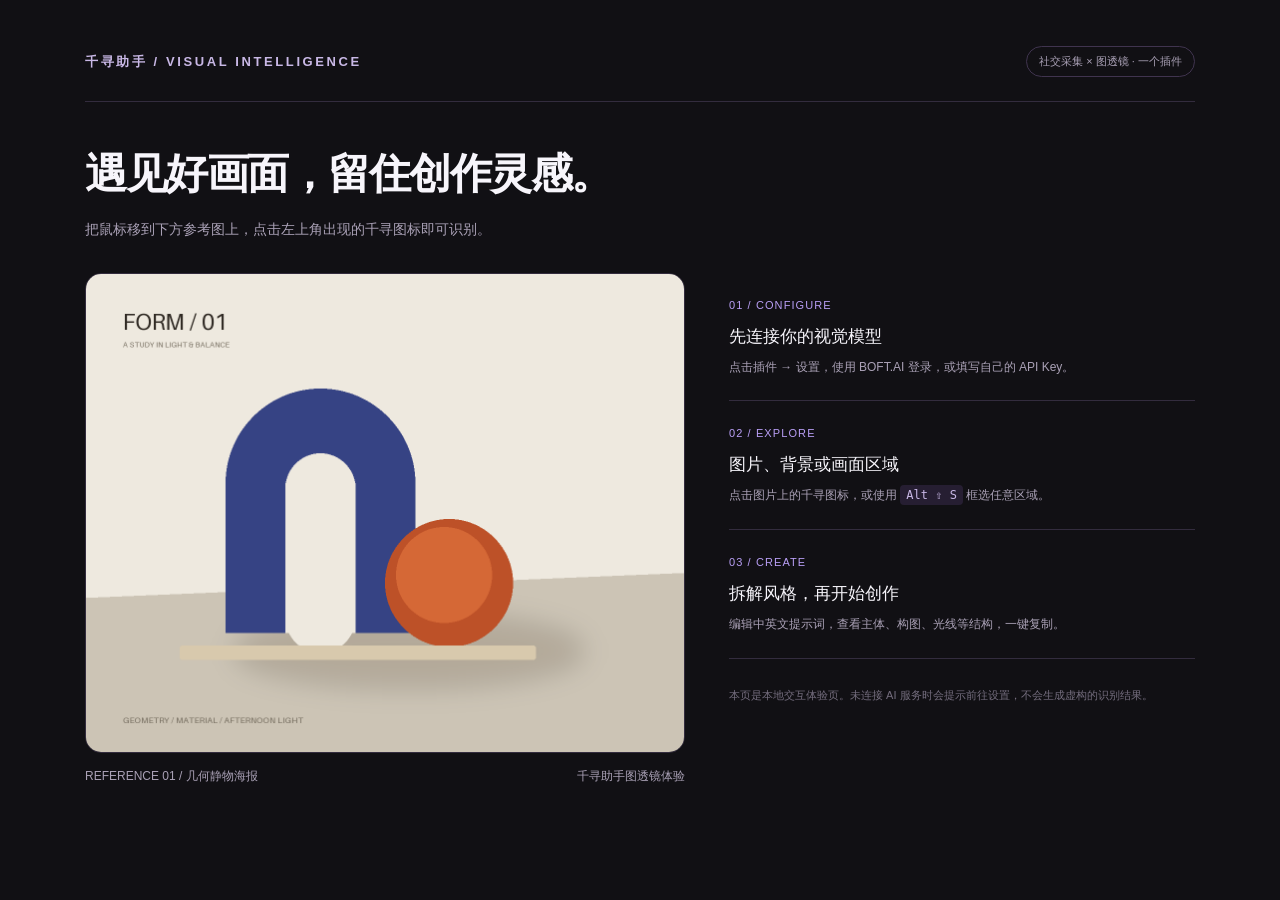
<file: docs/image-lens-demo.html>
<!doctype html><html lang="zh-CN"><meta charset="utf-8"><title>千寻助手 · 图透镜体验</title><style>*{box-sizing:border-box}body{margin:0;background:#111014;color:#f7f5fb;font-family:-apple-system,BlinkMacSystemFont,"PingFang SC",sans-serif}main{max-width:1190px;margin:auto;padding:46px 40px}header{display:flex;align-items:center;justify-content:space-between;border-bottom:1px solid #332c3e;padding-bottom:24px}.brand{font-weight:700;letter-spacing:.2em;font-size:13px;color:#c9b8e6}.badge{font-size:11px;border:1px solid #40344f;border-radius:20px;padding:7px 12px;color:#aaa1b6}h1{font-size:42px;letter-spacing:-1.5px;margin:44px 0 12px}p{color:#aaa1b6;line-height:1.9;font-size:14px}.grid{display:grid;grid-template-columns:600px 1fr;gap:44px;margin-top:30px}.visual{border:1px solid #332c3e;border-radius:16px;overflow:hidden;background:#f1eee7}.visual img{width:100%;display:block}.caption{color:#aaa1b6;padding:15px 0;font-size:12px;display:flex;justify-content:space-between}.step{padding:22px 0;border-bottom:1px solid #332c3e}.number{color:#b99ff6;font-size:11px;letter-spacing:.1em}h2{font-size:17px;font-weight:500;margin:12px 0 8px}.step p{font-size:12px;margin:0}.note{font-size:11px;margin-top:26px;color:#746d7e}kbd{background:#261e32;padding:3px 6px;border-radius:4px;color:#c9b8e6}@media(max-width:1050px){.grid{grid-template-columns:minmax(0,600px)}main{padding:28px}h1{font-size:32px}}</style><main><header><span class="brand">千寻助手 / VISUAL INTELLIGENCE</span><span class="badge">社交采集 × 图透镜 · 一个插件</span></header><h1>遇见好画面，留住创作灵感。</h1><p>把鼠标移到下方参考图上，点击左上角出现的千寻图标即可识别。</p><div class="grid"><div><div class="visual"><img id="reference" src="images/image-lens-reference.png" alt="几何静物海报 · FORM 01"></div><div class="caption"><span>REFERENCE 01 / 几何静物海报</span><span>千寻助手图透镜体验</span></div></div><div><div class="step"><span class="number">01 / CONFIGURE</span><h2>先连接你的视觉模型</h2><p>点击插件 → 设置，使用 BOFT.AI 登录，或填写自己的 API Key。</p></div><div class="step"><span class="number">02 / EXPLORE</span><h2>图片、背景或画面区域</h2><p>点击图片上的千寻图标，或使用 <kbd>Alt ⇧ S</kbd> 框选任意区域。</p></div><div class="step"><span class="number">03 / CREATE</span><h2>拆解风格，再开始创作</h2><p>编辑中英文提示词，查看主体、构图、光线等结构，一键复制。</p></div><p class="note">本页是本地交互体验页。未连接 AI 服务时会提示前往设置，不会生成虚构的识别结果。</p></div></div></main></html>
</file>
